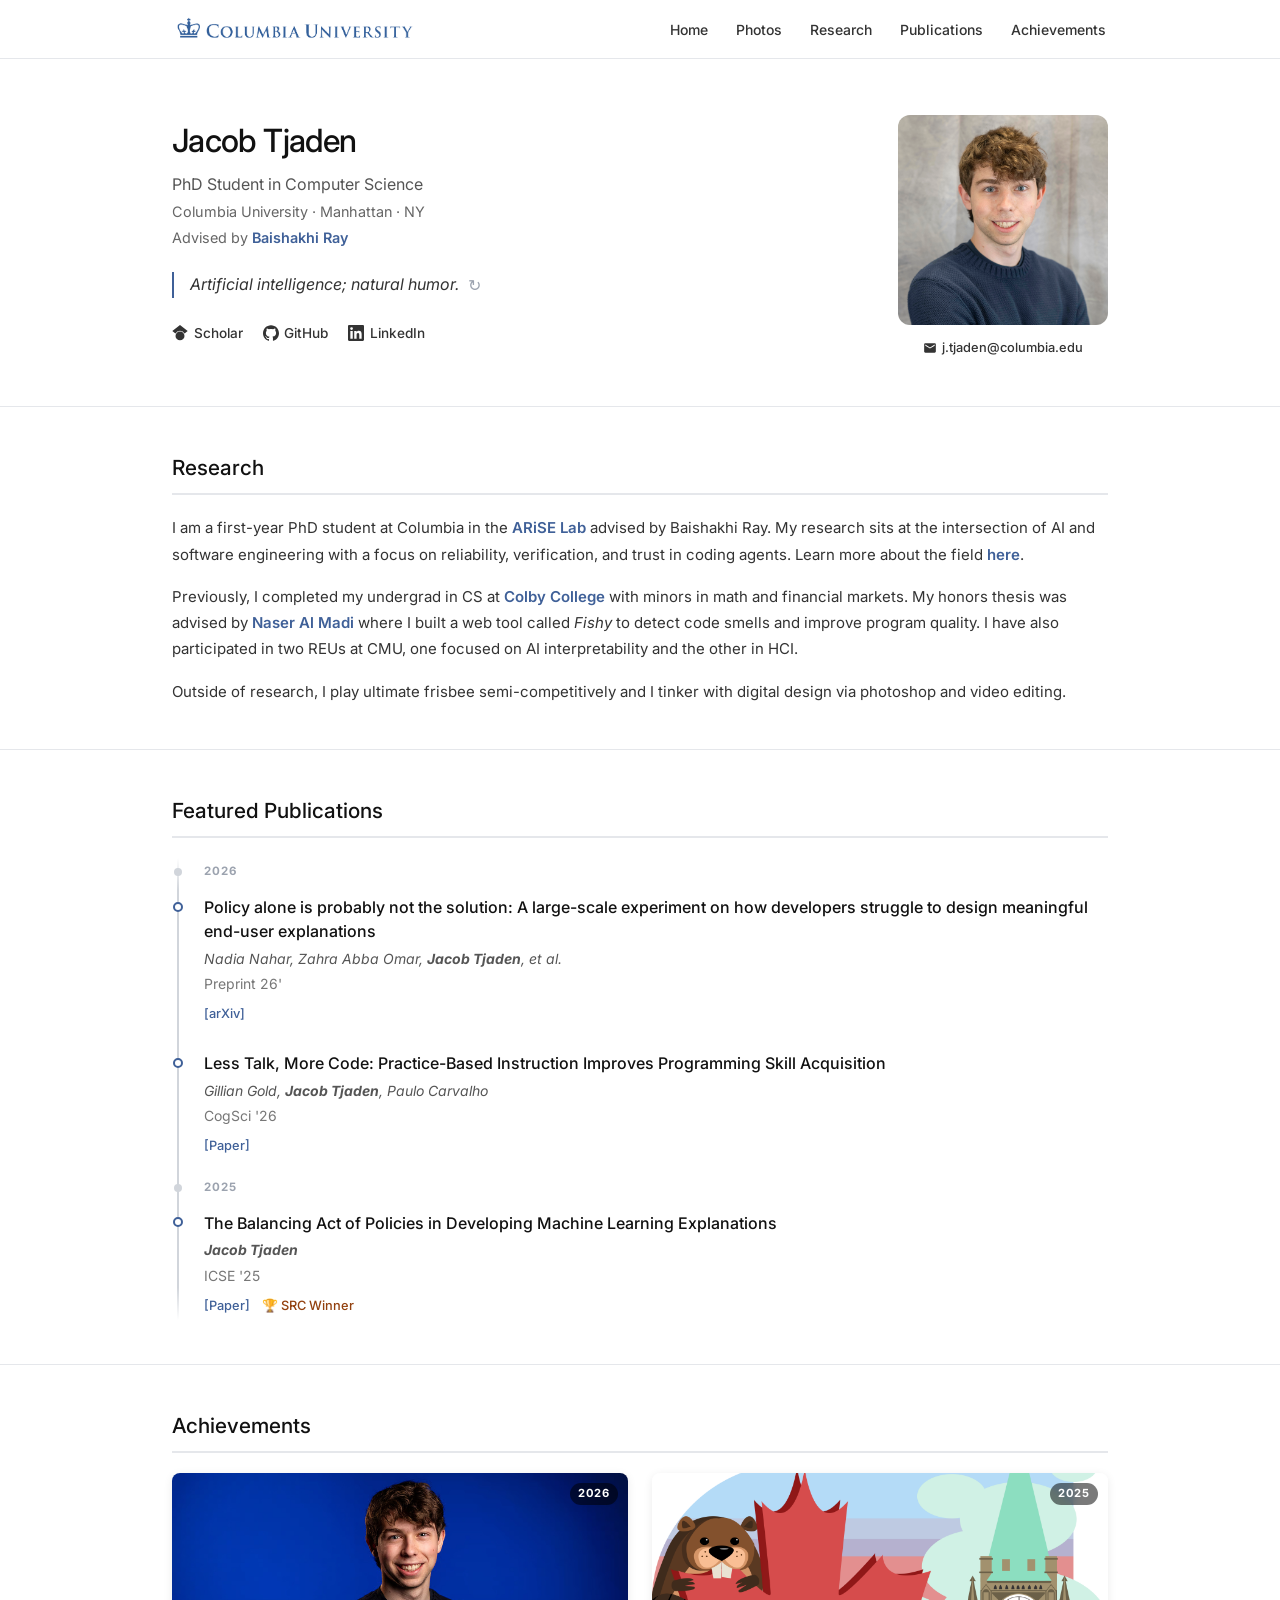
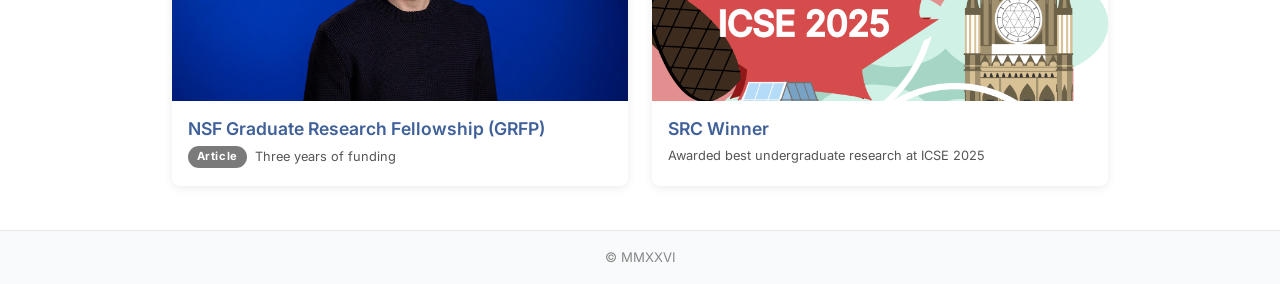
<file: index.html>
<!DOCTYPE html>
<html lang="en">
<head>
  <meta charset="UTF-8">
  <meta name="viewport" content="width=device-width, initial-scale=1.0">
  <meta name="description" content="Jacob Tjaden — PhD Student in Computer Science">
  <title>Jacob Tjaden</title>
  <link rel="icon" type="image/x-icon" href="assets/favicon.ico">
  <link rel="preconnect" href="https://fonts.googleapis.com">
  <link rel="preconnect" href="https://fonts.gstatic.com" crossorigin>
  <link href="https://fonts.googleapis.com/css2?family=Google+Sans:wght@400;500;700&family=Inter:wght@300;400;500;600;700&display=swap" rel="stylesheet">
  <link rel="stylesheet" href="custom_css/style.css">

  <!-- Google Analytics -->
  <script async src="https://www.googletagmanager.com/gtag/js?id=G-TKDKYT4JV2"></script>
  <script>
    window.dataLayer = window.dataLayer || [];
    function gtag(){dataLayer.push(arguments);}
    // Skip tracking in browsers opted out from the dashboard (your own visits)
    try { if (localStorage.getItem('jt-no-track') === '1') window['ga-disable-G-TKDKYT4JV2'] = true; } catch (e) {}
    gtag('js', new Date());
    gtag('config', 'G-TKDKYT4JV2');
  </script>
</head>
<body>

  <!-- Navigation -->
  <nav id="navbar">
    <div class="nav-inner">
      <!-- Replace with your desired image, e.g. a lab logo or university wordmark -->
      <a href="#home" class="nav-logo-link">
        <img src="assets/other-images/columbia-logo.png" alt="[Nav Image]" class="nav-logo">
      </a>
      <button class="nav-toggle" id="navToggle" aria-label="Toggle navigation menu" aria-expanded="false">
        <span></span>
        <span></span>
        <span></span>
      </button>
      <ul class="nav-links" id="navLinks">
        <li><a href="#home">Home</a></li>
        <li><a href="photos.html">Photos</a></li>
        <li><a href="#research">Research</a></li>
        <li><a href="#publications">Publications</a></li>
        <li><a href="#achievements">Achievements</a></li>
        <!--<li><a href="assets/cv.pdf" target="_blank" rel="noopener">CV</a></li>-->
      </ul>
    </div>
  </nav>

  <!-- Home / Hero -->
  <section id="home">
    <div class="container">
      <div class="hero">

        <div class="hero-text">
          <h1>Jacob Tjaden</h1>
          <p class="hero-role">PhD Student in Computer Science</p>
          <!-- <p class="hero-role">1st year CS PhD student</p> -->
          <p class="hero-affil">Columbia University &middot; Manhattan &middot; NY</p>
          <p class="hero-advisor">Advised by <a href="https://www.rayb.info/">Baishakhi Ray</a></p>

          <blockquote class="hero-tagline">
            <span id="joke-text"></span>
            <button id="joke-refresh" title="Another one" aria-label="Show a new joke">&#8635;</button>
          </blockquote>

          <div class="social-links">

            <a href="https://scholar.google.com/citations?hl=en&authuser=0&user=3XXjnRoAAAAJ"
               target="_blank" rel="noopener" class="social-link" title="Google Scholar">
              <svg viewBox="0 0 24 25" xmlns="http://www.w3.org/2000/svg" aria-hidden="true">
                <path d="M12 24a7 7 0 1 1 0-14 7 7 0 0 1 0 14zm0-24L0 9.5l4.838 3.94A8 8 0 0 1 12 9a8 8 0 0 1 7.162 4.44L24 9.5z"/>
              </svg>
              Scholar
            </a>

            <a href="https://github.com/jctjad"
               target="_blank" rel="noopener" class="social-link" title="GitHub">
              <svg viewBox="0 0 24 24" xmlns="http://www.w3.org/2000/svg" aria-hidden="true">
                <path d="M12 .297c-6.63 0-12 5.373-12 12 0 5.303 3.438 9.8 8.205 11.385.6.113.82-.258.82-.577 0-.285-.01-1.04-.015-2.04-3.338.724-4.042-1.61-4.042-1.61C4.422 18.07 3.633 17.7 3.633 17.7c-1.087-.744.084-.729.084-.729 1.205.084 1.838 1.236 1.838 1.236 1.07 1.835 2.809 1.305 3.495.998.108-.776.417-1.305.76-1.605-2.665-.3-5.466-1.332-5.466-5.93 0-1.31.465-2.38 1.235-3.22-.135-.303-.54-1.523.105-3.176 0 0 1.005-.322 3.3 1.23.96-.267 1.98-.399 3-.405 1.02.006 2.04.138 3 .405 2.28-1.552 3.285-1.23 3.285-1.23.645 1.653.24 2.873.12 3.176.765.84 1.23 1.91 1.23 3.22 0 4.61-2.805 5.625-5.475 5.92.42.36.81 1.096.81 2.22 0 1.606-.015 2.896-.015 3.286 0 .315.21.69.825.57C20.565 22.092 24 17.592 24 12.297c0-6.627-5.373-12-12-12"/>
              </svg>
              GitHub
            </a>

            <a href="https://www.linkedin.com/in/jctjaden/"
               target="_blank" rel="noopener" class="social-link" title="LinkedIn">
              <svg viewBox="0 0 24 24" xmlns="http://www.w3.org/2000/svg" aria-hidden="true">
                <path d="M20.447 20.452h-3.554v-5.569c0-1.328-.027-3.037-1.852-3.037-1.853 0-2.136 1.445-2.136 2.939v5.667H9.351V9h3.414v1.561h.046c.477-.9 1.637-1.85 3.37-1.85 3.601 0 4.267 2.37 4.267 5.455v6.286zM5.337 7.433a2.062 2.062 0 0 1-2.063-2.065 2.064 2.064 0 1 1 2.063 2.065zm1.782 13.019H3.555V9h3.564v11.452zM22.225 0H1.771C.792 0 0 .774 0 1.729v20.542C0 23.227.792 24 1.771 24h20.451C23.2 24 24 23.227 24 22.271V1.729C24 .774 23.2 0 22.222 0h.003z"/>
              </svg>
              LinkedIn
            </a>

          </div><!-- /.social-links -->
        </div><!-- /.hero-text -->

        <div class="hero-photo">
          <img src="assets/profile-pic.jpg" alt="Jacob Tjaden">
          <a href="#" class="photo-email" title="Email"
             data-cfemail="42286c36282326272c02212d2e372f202b236c272637">
            <svg viewBox="0 0 24 24" xmlns="http://www.w3.org/2000/svg" aria-hidden="true">
              <path d="M20 4H4c-1.1 0-1.99.9-1.99 2L2 18c0 1.1.9 2 2 2h16c1.1 0 2-.9 2-2V6c0-1.1-.9-2-2-2zm0 4l-8 5-8-5V6l8 5 8-5v2z"/>
            </svg>
            <span class="__cf_email__">&#91;email&#160;protected&#93;</span>
          </a>
        </div>

      </div><!-- /.hero -->
    </div>
  </section>

  <!-- Research -->
  <section id="research">
    <div class="container">
      <h2 class="section-title">Research</h2>

      <p class="prose">
        I am a first-year PhD student at Columbia in the <a href="https://ariselab.github.io/">ARiSE Lab</a> advised by Baishakhi Ray.
        My research sits at the intersection of AI and software engineering with a focus on reliability, verification, and trust in coding agents.
        Learn more about the field <a href="https://cacm.acm.org/opinion/agentic-ai-software-engineers-programming-with-trust/">here</a>.
      </p>
      <p class="prose">
        Previously, I completed my undergrad in CS at <strong class="highlight">Colby College</strong> with minors in math and financial markets.
        My honors thesis was advised by <strong class="highlight">Naser Al Madi</strong> where I built a web tool called <i>Fishy</i>
        to detect code smells and improve program quality.
        I have also participated in two REUs at CMU, one focused on AI interpretability and the other in HCI.
      </p>
      <p class="prose">
        Outside of research, I play ultimate frisbee semi-competitively and I tinker with digital design via photoshop and video editing. 
      </p>

      <!--
      <div class="research-vectors">
        <h3 class="vectors-heading">Research Vectors</h3>
        <div class="vectors-bars" id="vectors-bars">
          <div class="vectors-loading">Loading&hellip;</div>
        </div>
        <p class="vectors-meta" id="vectors-meta"></p>
      </div>
      -->

    </div>
  </section>

  <!-- Publications -->
  <section id="publications">
    <div class="container">
      <h2 class="section-title">Featured Publications</h2>
      <!-- <p class="section-note">
        For the most up-to-date list, see my
        <a href="https://scholar.google.com/citations?hl=en&authuser=0&user=3XXjnRoAAAAJ"
           target="_blank" rel="noopener">Google Scholar</a> profile.
      </p> -->

      <ul class="pub-list">

        <!-- ─── 2026 ─────────────────────────────────────────── -->
        <li class="pub-year-label">2026</li>

        <li class="pub-item">
          <p class="pub-title">
            Policy alone is probably not the solution: A large-scale experiment on how developers struggle to design meaningful end-user explanations
          </p>
          <p class="pub-authors">
            Nadia Nahar, Zahra Abba Omar, <strong>Jacob Tjaden</strong>, et al.
          </p>
          <p class="pub-venue">
            Preprint 26'
          </p>
          <div class="pub-links">
            <a href="https://arxiv.org/pdf/2503.15512" target="_blank" rel="noopener" class="pub-link">[arXiv]</a>
          </div>
        </li>

        <li class="pub-item">
          <p class="pub-title">
            Less Talk, More Code: Practice-Based Instruction Improves Programming Skill Acquisition
          </p>
          <p class="pub-authors">
            Gillian Gold, <strong>Jacob Tjaden</strong>, Paulo Carvalho
          </p>
          <p class="pub-venue">
            CogSci '26
          </p>
          <div class="pub-links">
            <a href="https://escholarship.org/uc/item/6vq9j198" target="_blank" rel="noopener" class="pub-link">[Paper]</a>
          </div>
        </li>

        <!-- ─── 2025 ─────────────────────────────────────────── -->
        <li class="pub-year-label">2025</li>

        <li class="pub-item">
          <p class="pub-title">
            The Balancing Act of Policies in Developing Machine Learning Explanations
          </p>
          <p class="pub-authors">
            <strong>Jacob Tjaden</strong>
          </p>
          <p class="pub-venue">
            ICSE '25
          </p>
          <div class="pub-links">
            <a href="https://ieeexplore.ieee.org/document/11024264" target="_blank" rel="noopener" class="pub-link">[Paper]</a>
            <!-- <a href="https://drive.google.com/file/d/1xyaWsh6ZU6T8L-z-8aceaLoo5MVlzlEo/view" target="_blank" rel="noopener" class="pub-link">[Poster]</a> -->
            <span class="pub-award">&#x1F3C6; SRC Winner</span>
          </div>
        </li>

      </ul>
    </div>
  </section>

  <!-- Achievements -->
  <section id="achievements">
    <div class="container">
      <h2 class="section-title">Achievements</h2>

      <div class="achievements-grid">

        <!-- ─── 2026 ─────────────────────────────────────────── -->
        <div class="achievement-card">
          <div class="achievement-img-wrap">
            <img src="assets/other-images/colby_news.jpg" alt="NSF GRFP Banner">
            <p class="achievement-date">2026</p>
          </div>
          <div class="achievement-body">
            <h5 class="achievement-title">NSF Graduate Research Fellowship (GRFP)</h5>
            <div class="achievement-footer">
              <a href="https://news.colby.edu/story/nsf-graduate-research-fellowship-winner-announced/" class="achievement-tag" target="_blank" rel="noopener">Article</a>
              <p class="achievement-desc">Three years of funding</p>
            </div>
          </div>
        </div>

        <!-- ─── 2025 ─────────────────────────────────────────── -->
        <div class="achievement-card">
          <div class="achievement-img-wrap">
            <img src="assets/other-images/icse_2025.png" alt="ICSE 2025 Banner">
            <p class="achievement-date">2025</p>
          </div>
          <div class="achievement-body">
            <h5 class="achievement-title">SRC Winner</h5>
            <p class="achievement-desc">Awarded best undergraduate research at ICSE 2025</p>
          </div>
        </div>

      </div> <!-- /.achievements-grid -->
    </div>
  </section>

  <!-- Footer -->
  <footer>
    <div class="container">
      <p>&copy; <span id="year"></span></p>
    </div>
  </footer>

  <script src="script/navbar.js"></script>
  <script src="script/analytics.js"></script>
  <script src="script/smooth-scroll.js"></script>
  <script src="script/research-vectors.js"></script>

</body>
</html>
</file>
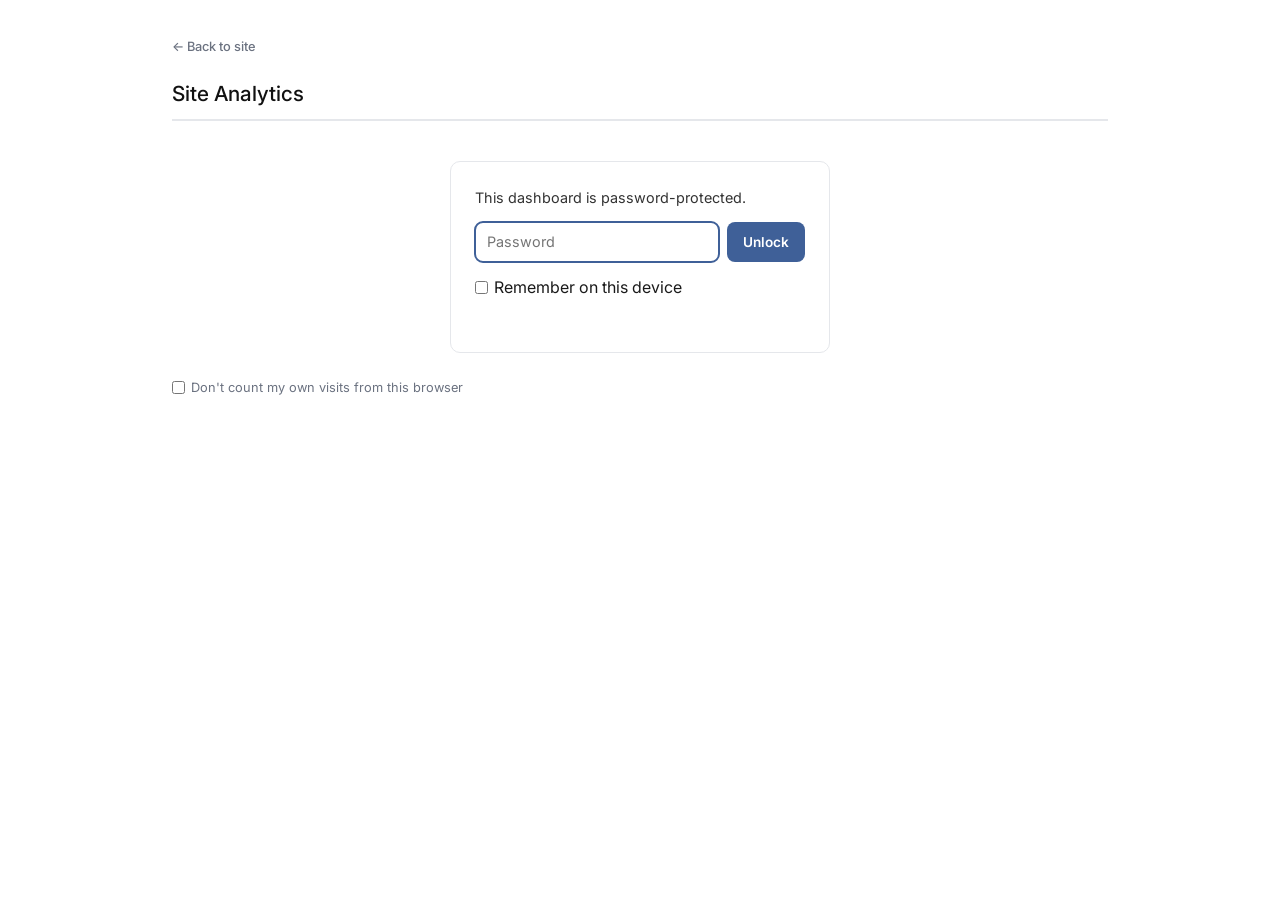
<file: dashboard.html>
<!DOCTYPE html>
<html lang="en">
<head>
  <meta charset="UTF-8">
  <meta name="viewport" content="width=device-width, initial-scale=1.0">
  <!-- Keep this page out of search engines. No Google Analytics tag here, so viewing it isn't counted. -->
  <meta name="robots" content="noindex, nofollow">
  <title>Dashboard</title>
  <link rel="icon" type="image/x-icon" href="assets/favicon.ico">
  <link rel="preconnect" href="https://fonts.googleapis.com">
  <link rel="preconnect" href="https://fonts.gstatic.com" crossorigin>
  <link href="https://fonts.googleapis.com/css2?family=Google+Sans:wght@400;500;700&family=Inter:wght@300;400;500;600;700&display=swap" rel="stylesheet">
  <link rel="stylesheet" href="custom_css/style.css">
  <link rel="stylesheet" href="custom_css/dashboard.css">
</head>
<body>

  <main class="dash container">
    <a href="index.html" class="dash-back">&larr; Back to site</a>

    <h2 class="section-title section-title--split">
      Site Analytics
      <span class="dash-meta" id="dash-updated"></span>
    </h2>

    <div class="dash-banner" id="dash-banner" hidden></div>

    <!-- Password unlock (data is encrypted; decrypted in the browser) -->
    <form class="dash-lock" id="dash-lock" hidden>
      <p class="dash-lock-title">This dashboard is password-protected.</p>
      <div class="dash-lock-row">
        <input type="password" id="dash-password" class="dash-input" placeholder="Password"
               autocomplete="current-password" aria-label="Password" required>
        <button type="submit" class="dash-btn" id="dash-unlock">Unlock</button>
      </div>
      <label class="dash-optout">
        <input type="checkbox" id="dash-remember">
        Remember on this device
      </label>
      <p class="dash-lock-error" id="dash-lock-error" role="alert"></p>
    </form>

    <div id="dash-body" hidden>
      <div class="dash-controls">
        <div class="dash-seg" role="group" aria-label="Group by">
          <button type="button" data-gran="week" aria-pressed="true">Week</button>
          <button type="button" data-gran="month" aria-pressed="false">Month</button>
          <button type="button" data-gran="year" aria-pressed="false">Year</button>
          <button type="button" data-gran="all" aria-pressed="false">All time</button>
        </div>
        <select class="dash-select" id="dash-period" aria-label="Period"></select>
      </div>

      <!-- Click a tile to chart that metric -->
      <div class="dash-tiles" id="dash-tiles"></div>

      <div class="dash-panel">
        <h3 id="chart-title"></h3>
        <div class="dash-chart" id="dash-chart"></div>
        <details class="dash-table">
          <summary>Show as table</summary>
          <div id="dash-table-body"></div>
        </details>
      </div>

      <div class="dash-grid">
        <div class="dash-panel">
          <h3>Paper clicks</h3>
          <ul class="bl" id="list-papers"></ul>
        </div>
        <div class="dash-panel">
          <h3>Interactions</h3>
          <ul class="bl" id="list-interactions"></ul>
        </div>
        <div class="dash-panel">
          <h3>Where visits come from</h3>
          <ul class="bl" id="list-sources"></ul>
        </div>
        <div class="dash-panel">
          <h3>Visitor countries</h3>
          <ul class="bl" id="list-countries"></ul>
        </div>
        <div class="dash-panel dash-panel--wide">
          <h3>Pages</h3>
          <ul class="bl" id="list-pages"></ul>
        </div>
      </div>
    </div>

    <div class="dash-foot">
      <label class="dash-optout">
        <input type="checkbox" id="dash-notrack">
        Don't count my own visits from this browser
      </label>
      <span>
        <span id="dash-source"></span>
        <button type="button" class="dash-linkbtn" id="dash-logout" hidden>Lock</button>
      </span>
    </div>
  </main>

  <script src="script/dashboard.js"></script>

</body>
</html>
</file>
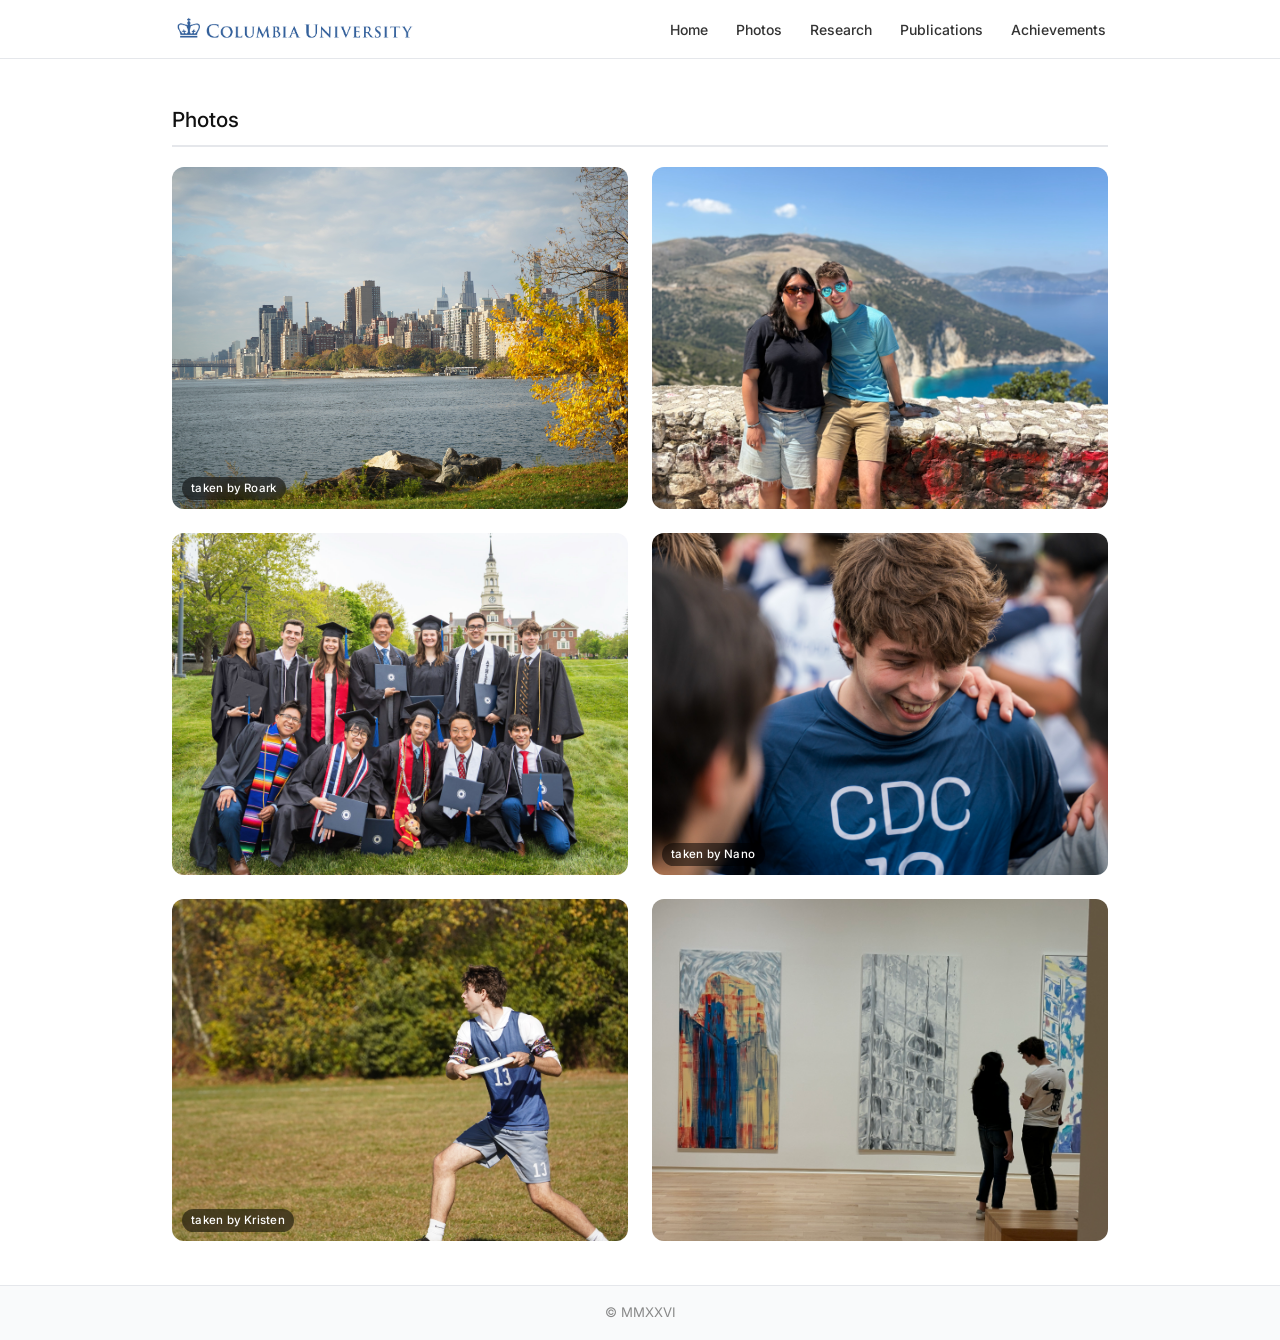
<file: photos.html>
<!DOCTYPE html>
<html lang="en">
<head>
  <meta charset="UTF-8">
  <meta name="viewport" content="width=device-width, initial-scale=1.0">
  <meta name="description" content="Jacob Tjaden — Photos">
  <title>Photos · Jacob Tjaden</title>
  <link rel="icon" type="image/x-icon" href="assets/favicon.ico">
  <link rel="preconnect" href="https://fonts.googleapis.com">
  <link rel="preconnect" href="https://fonts.gstatic.com" crossorigin>
  <link href="https://fonts.googleapis.com/css2?family=Google+Sans:wght@400;500;700&family=Inter:wght@300;400;500;600;700&display=swap" rel="stylesheet">
  <link rel="stylesheet" href="custom_css/style.css">

  <!-- Google Analytics -->
  <script async src="https://www.googletagmanager.com/gtag/js?id=G-TKDKYT4JV2"></script>
  <script>
    window.dataLayer = window.dataLayer || [];
    function gtag(){dataLayer.push(arguments);}
    // Skip tracking in browsers opted out from the dashboard (your own visits)
    try { if (localStorage.getItem('jt-no-track') === '1') window['ga-disable-G-TKDKYT4JV2'] = true; } catch (e) {}
    gtag('js', new Date());
    gtag('config', 'G-TKDKYT4JV2');
  </script>
</head>
<body>

  <!-- Navigation (links point back to sections on the home page) -->
  <nav id="navbar">
    <div class="nav-inner">
      <a href="index.html" class="nav-logo-link">
        <img src="assets/other-images/columbia-logo.png" alt="[Nav Image]" class="nav-logo">
      </a>
      <button class="nav-toggle" id="navToggle" aria-label="Toggle navigation menu" aria-expanded="false">
        <span></span>
        <span></span>
        <span></span>
      </button>
      <ul class="nav-links" id="navLinks">
        <li><a href="index.html">Home</a></li>
        <li><a href="photos.html" aria-current="page">Photos</a></li>
        <li><a href="index.html#research">Research</a></li>
        <li><a href="index.html#publications">Publications</a></li>
        <li><a href="index.html#achievements">Achievements</a></li>
      </ul>
    </div>
  </nav>

  <!-- Photos -->
  <section id="photos">
    <div class="container">
      <h2 class="section-title section-title--split">
        Photos
      </h2>

      <!-- Filled in by script/photos.js — edit the list there to add photos -->
      <div class="photo-grid" id="photo-grid"></div>
    </div>
  </section>

  <!-- Footer -->
  <footer>
    <div class="container">
      <p>&copy; <span id="year"></span></p>
    </div>
  </footer>

  <script src="script/navbar.js"></script>
  <script src="script/analytics.js"></script>
  <script src="script/photos.js"></script>

</body>
</html>
</file>
<file: custom_css/style.css>
/* ─── Global Colors ─────────────────────────────────────────── */

:root {
  --columbia-blue: #3f6098;   /* Accent color */
  --columbia-blue-png: #2b4e8c;
}

/* ─── Reset & Base ──────────────────────────────────────────── */

*, *::before, *::after {
  box-sizing: border-box;
  margin: 0;
  padding: 0;
}

html {
  scroll-behavior: smooth;
}

body {
  font-family: 'Inter', -apple-system, BlinkMacSystemFont, 'Segoe UI', sans-serif;
  font-size: 16px;
  line-height: 1.65;
  color: #1a1a1a;
  background: #ffffff;
  -webkit-font-smoothing: antialiased;
}

a {
  font-weight: 600;
  color: var(--columbia-blue);
  text-decoration: none;
}

a:hover {
  text-decoration: underline;
}

/* ─── Layout ────────────────────────────────────────────────── */

.container {
  max-width: 1000px;
  margin: 0 auto;
  padding: 0 2rem;
}

/* ─── Navigation ────────────────────────────────────────────── */

#navbar {
  background: #ffffff;
  border-bottom: 1px solid #e5e7eb;
}

.nav-inner {
  max-width: 1000px;
  margin: 0 auto;
  padding: 0 2rem;
  height: 58px;
  display: flex;
  align-items: center;
  justify-content: space-between;
}

.nav-logo-link {
  display: flex;
  align-items: center;
  flex-shrink: 0;
  text-decoration: none;
}

.nav-logo {
  height: 32px;
  width: auto;
  display: block;
  opacity: 0.9;
}

.nav-brand {
  font-weight: 700;
  font-size: 1rem;
  color: #1a1a1a;
  text-decoration: none;
  flex-shrink: 0;
}

.nav-brand:hover {
  text-decoration: none;
  color: var(--columbia-blue);
}

.nav-links {
  display: flex;
  list-style: none;
  gap: 1.75rem;
  align-items: center;
  margin-right: 2px;
}

.nav-links a {
  color: #333;
  text-decoration: none;
  font-size: 0.875rem;
  font-weight: 500;
  transition: color 0.15s;
}

.nav-links a:hover {
  color: var(--columbia-blue);
  text-decoration: none;
}

/* Hamburger button — hidden on desktop */
.nav-toggle {
  display: none;
  flex-direction: column;
  justify-content: space-between;
  width: 22px;
  height: 16px;
  background: none;
  border: none;
  cursor: pointer;
  padding: 0;
}

.nav-toggle span {
  display: block;
  height: 2px;
  width: 100%;
  background: #1a1a1a;
  border-radius: 2px;
  transition: transform 0.2s, opacity 0.2s;
}

/* ─── Hero ──────────────────────────────────────────────────── */

#home {
  padding: 3.5rem 0 3rem;
  border-bottom: 1px solid #e5e7eb;
}

.highlight {
  font-weight: 600;
  color: var(--columbia-blue);
}

.hero {
  display: flex;
  gap: 6rem;
  align-items: flex-start;
}

.hero-text {
  flex: 1;
  min-width: 0;
}

h1 {
  font-family: 'Google Sans', 'Inter', sans-serif;
  font-size: 2rem;
  font-weight: 500;
  letter-spacing: -0.02em;
  margin-bottom: 0.2rem;
  /* color: var(--columbia-blue); */
  color: #111;
}

.hero-role {
  font-size: 1rem;
  color: #555;
  margin-bottom: 0.15rem;
}

.hero-affil {
  font-size: 0.9rem;
  color: #666;
  margin-bottom: 0.15rem;
}

.hero-advisor {
  font-size: 0.9rem;
  color: #666;
  margin-bottom: 1.4rem;
}

.hero-tagline {
  font-size: 1rem;
  font-style: italic;
  color: #333;
  border-left: 2px solid var(--columbia-blue);
  padding-left: 1rem;
  margin-bottom: 1.5rem;
  line-height: 1.6;
}

#joke-text {
  white-space: pre-line;
}

#joke-refresh {
  display: inline;
  background: none;
  border: none;
  cursor: pointer;
  font-size: 1rem;
  color: #9ca3af;
  padding: 0 0 0 0.3rem;
  font-style: normal;
  vertical-align: middle;
  transition: color 0.15s, transform 0.3s;
}

#joke-refresh:hover {
  color: var(--columbia-blue);
  transform: rotate(180deg);
}

/* Social links */
.social-links {
  display: flex;
  flex-wrap: wrap;
  gap: 0.5rem 1.25rem;
  align-items: center;
}

.social-link {
  display: inline-flex;
  align-items: center;
  gap: 0.35rem;
  color: #333;
  font-size: 0.85rem;
  font-weight: 500;
  text-decoration: none;
  transition: color 0.15s;
}

.social-link:hover {
  color: var(--columbia-blue);
  text-decoration: none;
}

.social-link svg {
  width: 16px;
  height: 16px;
  fill: currentColor;
  flex-shrink: 0;
}

/* Profile photo */
.hero-photo {
  flex-shrink: 0;
  width: 210px;
  display: flex;
  flex-direction: column;
  align-items: center;
  gap: 0.75rem;
}

.hero-photo > img:first-child {
  width: 210px;
  height: 210px;
  border-radius: 12px;
  object-fit: cover;
  object-position: top;
  display: block;
}

.photo-email {
  display: inline-flex;
  align-items: center;
  gap: 0.35rem;
  color: #333;
  font-size: 0.8rem;
  font-weight: 500;
  text-decoration: none;
  transition: color 0.15s;
  overflow-wrap: break-word;
}

.photo-email:hover {
  color: var(--columbia-blue);
  text-decoration: none;
}

.photo-email svg {
  width: 14px;
  height: 14px;
  fill: currentColor;
  flex-shrink: 0;
}

/* ─── Sections — shared ─────────────────────────────────────── */

section {
  padding: 2.75rem 0;
  border-bottom: 1px solid #e5e7eb;
}

section:last-of-type {
  border-bottom: none;
}

.section-title {
  font-family: 'Google Sans', 'Inter', sans-serif;
  font-size: 1.3rem;
  font-weight: 500;
  /* color: var(--columbia-blue); */
  color: #111;
  margin-bottom: 1.25rem;
  padding-bottom: 0.5rem;
  border-bottom: 2px solid #e5e7eb;
}

.section-note {
  font-size: 0.85rem;
  color: #666;
  margin-bottom: 1.25rem;
}

/* ─── Research ──────────────────────────────────────────────── */

.prose {
  font-size: 0.9375rem;
  color: #333;
  margin-bottom: 1rem;
  line-height: 1.75;
}

.prose:last-of-type {
  margin-bottom: 0;
}

.research-areas {
  margin-top: 1.5rem;
  padding: 1.25rem 1.5rem;
  background: #f9fafb;
  border-radius: 6px;
  border: 1px solid #e5e7eb;
}

.research-areas h3 {
  font-size: 0.9rem;
  font-weight: 600;
  color: #111;
  margin-bottom: 0.75rem;
  text-transform: uppercase;
  letter-spacing: 0.05em;
}

.research-areas ul {
  list-style: none;
  display: flex;
  flex-wrap: wrap;
  gap: 0.5rem;
  padding: 0;
}

.research-areas li {
  font-size: 0.85rem;
  color: #374151;
  background: #ffffff;
  border: 1px solid #d1d5db;
  border-radius: 999px;
  padding: 0.25rem 0.85rem;
}

/* ─── Research Vectors ──────────────────────────────────────── */

.research-vectors {
  margin-top: 1.75rem;
}

.vectors-heading {
  font-size: 0.9rem;
  font-weight: 600;
  color: #111;
  text-transform: uppercase;
  letter-spacing: 0.05em;
  margin-bottom: 0.9rem;
}

.vectors-bars {
  display: flex;
  flex-direction: column;
  gap: 0.55rem;
}

.vector-row {
  display: grid;
  grid-template-columns: 160px 1fr 3rem 5.5rem;
  align-items: center;
  gap: 0.75rem;
}

.vector-label {
  font-size: 0.85rem;
  color: #374151;
  font-weight: 500;
  white-space: nowrap;
  overflow: hidden;
  text-overflow: ellipsis;
}

.vector-track {
  background: #f3f4f6;
  border-radius: 999px;
  height: 8px;
  overflow: hidden;
}

.vector-fill {
  height: 100%;
  background: var(--columbia-blue);
  border-radius: 999px;
  transition: width 0.7s cubic-bezier(0.4, 0, 0.2, 1);
  opacity: 0.85;
}

.vector-pct {
  font-size: 0.8rem;
  color: #555;
  font-weight: 600;
  text-align: right;
}

.vector-count {
  font-size: 0.78rem;
  color: #9ca3af;
  white-space: nowrap;
}

.vectors-loading {
  font-size: 0.85rem;
  color: #9ca3af;
}

.vectors-meta {
  margin-top: 0.65rem;
  font-size: 0.78rem;
  color: #9ca3af;
}

/* ─── Publications ──────────────────────────────────────────── */

.pub-list {
  list-style: none;
  position: relative;
  padding-left: 2rem;      /* 32px — space for the timeline + dot */
}

/* Vertical timeline line — straight with gradient-curved ends */
.pub-list::before {
  content: '';
  position: absolute;
  left: 5px;               /* center of the 10px dot (5px + 5px half-dot - 1px half-line) */
  top: 0;
  bottom: 0;
  width: 2px;
  background: linear-gradient(
    to bottom,
    transparent 0%,
    #d1d5db 7%,
    #d1d5db 93%,
    transparent 100%
  );
}

/* Year labels */
.pub-year-label {
  position: relative;
  padding: 0.5rem 0;
  line-height: 1;
  font-size: 0.72rem;
  font-weight: 700;
  color: #9ca3af;
  letter-spacing: 0.1em;
  text-transform: uppercase;
}

/* Small filled circle on the line for year labels */
.pub-year-label::before {
  content: '';
  position: absolute;
  left: calc(-2rem + 2px);   /* center 8px circle on 2px line at left: 5px */
  top: 50%;
  transform: translateY(-50%);
  width: 8px;
  height: 8px;
  background: #d1d5db;
  border-radius: 50%;
}

/* Publication entries */
.pub-item {
  position: relative;
  padding: 0.6rem 0 1.1rem;
  border-bottom: none;
}

.pub-item:last-child {
  padding-bottom: 0.25rem;
}

/* Hollow circle dot on the timeline for each paper */
.pub-item::before {
  content: '';
  position: absolute;
  left: calc(-2rem + 1px);   /* center 10px circle on 2px line at left: 5px */
  top: 1rem;
  width: 10px;
  height: 10px;
  background: #ffffff;
  border: 2px solid var(--columbia-blue);
  border-radius: 50%;
}

.pub-placeholder {
  opacity: 0.45;
}

.pub-title {
  font-size: 1rem;
  font-weight: 500;
  color: #111;
  margin-bottom: 0.2rem;
  line-height: 1.5;
}

.pub-authors {
  font-style: italic;
  font-size: 0.875rem;
  color: #555;
  margin-bottom: 0.15rem;
}

.pub-venue {
  font-size: 0.875rem;
  color: #777;
  margin-bottom: 0.5rem;
}

.pub-links {
  display: flex;
  flex-wrap: wrap;
  gap: 0.25rem 0.75rem;
  align-items: center;
}

.pub-link {
  font-size: 0.8rem;
  color: var(--columbia-blue);
  font-weight: 500;
  text-decoration: none;
}

.pub-link:hover {
  text-decoration: underline;
}

.pub-award {
  font-size: 0.8rem;
  color: #92400e;
  font-weight: 500;
}

/* ─── Achievements ───────────────────────────────────────────── */

.achievements-grid {
  display: grid;
  grid-template-columns: repeat(2, 1fr);
  gap: 1.5rem;
}

.achievement-card {
  background: #ffffff;
  border-radius: 8px;
  overflow: hidden;
  display: flex;
  flex-direction: column;
  box-shadow: 0 2px 10px rgba(0, 0, 0, 0.08);
  transition: transform 0.2s ease, box-shadow 0.2s ease;
}

.achievement-card:hover {
  transform: translateY(-4px);
  box-shadow: 0 8px 24px rgba(0, 0, 0, 0.13);
}

.achievement-img-wrap {
  position: relative;
  width: 100%;
  aspect-ratio: 16 / 8;
  overflow: hidden;
  background: #f3f4f6;
}

.achievement-img-wrap img {
  width: 100%;
  height: 100%;
  object-fit: cover;
  object-position: center;
  display: block;
  transition: transform 0.3s ease;
}

.achievement-card:hover .achievement-img-wrap img {
  transform: scale(1.02);
}

.achievement-body {
  padding: 0.9rem 1rem 1.1rem;
  display: flex;
  flex-direction: column;
  gap: 0.3rem;
  flex: 1;
}

.achievement-date {
  position: absolute;
  top: 0.6rem;
  right: 0.6rem;
  font-size: 0.7rem;
  font-weight: 700;
  color: #ffffff;
  background: rgba(0, 0, 0, 0.52);
  padding: 0.2rem 0.55rem;
  border-radius: 999px;
  letter-spacing: 0.05em;
  backdrop-filter: blur(4px);
  -webkit-backdrop-filter: blur(4px);
  line-height: 1.4;
}

.achievement-title {
  font-size: 1.1rem;
  font-weight: 600;
  color: var(--columbia-blue);
  line-height: 1.45;
  margin: 0;
}

.achievement-desc {
  font-size: 0.8rem;
  color: #555;
  line-height: 1.55;
  margin: 0;
}

.achievement-footer {
  display: flex;
  align-items: center;
  justify-content: flex-start;
  gap: 0.5rem;
}

.achievement-tag {
  flex-shrink: 0;
  font-size: 0.7rem;
  font-weight: 700;
  color: #ffffff;
  background: rgba(0, 0, 0, 0.52);
  padding: 0.2rem 0.55rem;
  border-radius: 999px;
  letter-spacing: 0.05em;
  line-height: 1.4;
  text-decoration: none;
  transition: background 0.15s;
}

.achievement-tag:hover {
  background: rgba(0, 0, 0, 0.7);
  text-decoration: none;
}

@media (max-width: 560px) {
  .achievements-grid {
    grid-template-columns: 1fr;
  }
}

/* ─── Photos ────────────────────────────────────────────────── */

.section-title--split {
  display: flex;
  justify-content: space-between;
  align-items: baseline;
  gap: 1rem;
}

.photo-credit {
  font-family: 'Inter', -apple-system, BlinkMacSystemFont, 'Segoe UI', sans-serif;
  font-size: 0.8rem;
  font-weight: 400;
  font-style: italic;
  color: #888;
}

.photo-grid {
  display: grid;
  grid-template-columns: repeat(2, 1fr);
  gap: 1.5rem;
}

.photo-item {
  margin: 0;
  position: relative;
}

.photo-frame {
  width: 100%;
  aspect-ratio: 4 / 3;
  border-radius: 12px;
  overflow: hidden;
  background: #f3f4f6;
}

.photo-frame img {
  width: 100%;
  height: 100%;
  object-fit: cover;
  object-position: center;
  display: block;
}

/* Caption sits inside the photo, bottom-left (matches .achievement-date) */
.photo-caption {
  position: absolute;
  left: 0.6rem;
  bottom: 0.6rem;
  max-width: calc(100% - 1.2rem);
  font-size: 0.72rem;
  font-weight: 500;
  color: #ffffff;
  background: rgba(0, 0, 0, 0.52);
  padding: 0.2rem 0.6rem;
  border-radius: 999px;
  line-height: 1.4;
  letter-spacing: 0.02em;
  white-space: nowrap;
  overflow: hidden;
  text-overflow: ellipsis;
  backdrop-filter: blur(4px);
  -webkit-backdrop-filter: blur(4px);
}

@media (max-width: 560px) {
  .photo-grid {
    grid-template-columns: 1fr;
    gap: 1rem;
  }

  .photo-frame {
    border-radius: 8px;
  }
}

/* ─── Footer ────────────────────────────────────────────────── */

footer {
  padding: 1rem 0;
  background: #f9fafb;
  border-top: 1px solid #e5e7eb;
  text-align: center;
  color: #888;
  font-size: 0.825rem;
}

/* ─── Responsive ────────────────────────────────────────────── */

@media (max-width: 640px) {
  h1 {
    font-size: 1.6rem;
  }

  .hero {
    flex-direction: column-reverse;
    align-items: center;
    gap: 1.5rem;
  }

  .hero-photo {
    width: 160px;
  }

  .hero-photo > img:first-child {
    width: 160px;
    height: 160px;
    border-radius: 10px;
  }


  .hero-text {
    text-align: center;
  }

  .hero-tagline {
    text-align: left;
  }

  .social-links {
    justify-content: center;
  }

  .nav-links {
    display: none;
    flex-direction: column;
    gap: 0;
    position: absolute;
    top: 58px;
    left: 0;
    right: 0;
    background: #fff;
    border-bottom: 1px solid #e5e7eb;
    padding: 0.5rem 0;
    box-shadow: 0 4px 12px rgba(0,0,0,0.08);
  }

  .nav-links.open {
    display: flex;
  }

  .nav-links li {
    width: 100%;
  }

  .nav-links a {
    display: block;
    padding: 0.65rem 2rem;
    font-size: 0.9rem;
  }

  .nav-toggle {
    display: flex;
  }

  .photo-email {
    font-size: 0.72rem;
  }

}
</file>
<file: custom_css/dashboard.css>
/* ─── Dashboard (dashboard.html only) ───────────────────────── */

.dash {
  padding-top: 2rem;
  padding-bottom: 3rem;
}

.dash-back {
  display: inline-block;
  margin-bottom: 1.25rem;
  font-size: 0.8rem;
  font-weight: 500;
  color: #6b7280;
}

.dash-meta {
  font-family: 'Inter', -apple-system, BlinkMacSystemFont, 'Segoe UI', sans-serif;
  font-size: 0.8rem;
  font-weight: 400;
  color: #888;
}

.dash-banner {
  background: #f3f6fb;
  border: 1px solid #d7e0ef;
  color: var(--columbia-blue-png);
  border-radius: 8px;
  padding: 0.6rem 0.9rem;
  font-size: 0.85rem;
  margin-bottom: 1.25rem;
}

/* Password lock */
.dash-lock {
  max-width: 380px;
  margin: 2.5rem auto 1rem;
  padding: 1.5rem;
  border: 1px solid #e5e7eb;
  border-radius: 10px;
  display: flex;
  flex-direction: column;
  gap: 0.75rem;
}

.dash-lock[hidden] {
  display: none;
}

.dash-lock-title {
  font-size: 0.9rem;
  color: #333;
}

.dash-lock-row {
  display: flex;
  gap: 0.5rem;
}

.dash-input {
  flex: 1;
  min-width: 0;
  font: inherit;
  font-size: 0.9rem;
  padding: 0.45rem 0.7rem;
  border: 1px solid #d1d5db;
  border-radius: 8px;
}

.dash-input:focus {
  outline: 2px solid var(--columbia-blue);
  outline-offset: -1px;
  border-color: transparent;
}

.dash-btn {
  font: inherit;
  font-size: 0.85rem;
  font-weight: 600;
  color: #fff;
  background: var(--columbia-blue);
  border: 0;
  border-radius: 8px;
  padding: 0.45rem 1rem;
  cursor: pointer;
}

.dash-btn:disabled {
  opacity: 0.6;
  cursor: default;
}

.dash-lock-error {
  font-size: 0.8rem;
  color: #b42318;
  min-height: 1.2em;
}

.dash-linkbtn {
  font: inherit;
  font-size: inherit;
  color: var(--columbia-blue);
  font-weight: 600;
  background: none;
  border: 0;
  padding: 0;
  margin-left: 0.75rem;
  cursor: pointer;
}

/* Controls */
.dash-controls {
  display: flex;
  flex-wrap: wrap;
  gap: 0.75rem;
  align-items: center;
  justify-content: space-between;
  margin-bottom: 1.25rem;
}

.dash-seg {
  display: inline-flex;
  gap: 2px;
  padding: 3px;
  background: #f3f4f6;
  border-radius: 8px;
}

.dash-seg button {
  font: inherit;
  font-size: 0.8rem;
  font-weight: 500;
  color: #555;
  background: none;
  border: 0;
  border-radius: 6px;
  padding: 0.35rem 0.8rem;
  cursor: pointer;
}

.dash-seg button[aria-pressed="true"] {
  background: #fff;
  color: #111;
  box-shadow: 0 1px 2px rgba(0, 0, 0, 0.08);
}

.dash-select {
  font: inherit;
  font-size: 0.85rem;
  color: #111;
  background: #fff;
  border: 1px solid #e5e7eb;
  border-radius: 8px;
  padding: 0.4rem 0.7rem;
  max-width: 100%;
}

.dash-select[hidden] {
  display: none;
}

/* KPI tiles */
.dash-tiles {
  display: grid;
  grid-template-columns: repeat(4, 1fr);
  gap: 1rem;
  margin-bottom: 1rem;
}

.dash-tile {
  font: inherit;
  text-align: left;
  background: #fff;
  border: 1px solid #e5e7eb;
  border-radius: 10px;
  padding: 0.85rem 1rem;
  cursor: pointer;
  transition: border-color 0.15s;
}

.dash-tile:hover {
  border-color: #c3cee2;
}

.dash-tile[aria-pressed="true"] {
  border-color: var(--columbia-blue);
  box-shadow: inset 0 0 0 1px var(--columbia-blue);
}

.dash-tile-label {
  display: block;
  font-size: 0.75rem;
  font-weight: 500;
  color: #6b7280;
}

.dash-tile-value {
  display: block;
  font-family: 'Google Sans', 'Inter', sans-serif;
  font-size: 1.6rem;
  font-weight: 500;
  color: #111;
  line-height: 1.25;
  margin: 0.15rem 0;
  font-variant-numeric: tabular-nums;
}

.dash-tile-delta {
  display: block;
  font-size: 0.72rem;
  color: #6b7280;
}

/* Panels */
.dash-panel {
  background: #fff;
  border: 1px solid #e5e7eb;
  border-radius: 10px;
  padding: 1rem 1.1rem 1.1rem;
  min-width: 0;
}

.dash-panel h3 {
  font-size: 0.8rem;
  font-weight: 600;
  color: #111;
  text-transform: uppercase;
  letter-spacing: 0.05em;
  margin-bottom: 0.85rem;
}

.dash-grid {
  display: grid;
  grid-template-columns: repeat(2, 1fr);
  gap: 1rem;
  margin-top: 1rem;
}

.dash-panel--wide {
  grid-column: 1 / -1;
}

/* Bar chart */
.dash-chart {
  position: relative;
  height: 220px;
}

.dash-chart svg {
  display: block;
  overflow: visible;
}

.dash-chart .hit {
  cursor: pointer;
}

.dash-tip {
  position: absolute;
  top: 0;
  left: 0;
  pointer-events: none;
  background: #111;
  color: #fff;
  font-size: 0.75rem;
  line-height: 1.4;
  padding: 0.35rem 0.55rem;
  border-radius: 6px;
  white-space: nowrap;
  opacity: 0;
  transition: opacity 0.1s;
}

.dash-tip.show {
  opacity: 1;
}

.dash-tip b {
  font-weight: 600;
}

.dash-table {
  margin-top: 0.75rem;
  font-size: 0.8rem;
  color: #6b7280;
}

.dash-table summary {
  cursor: pointer;
}

.dash-table table {
  margin-top: 0.5rem;
  border-collapse: collapse;
  width: 100%;
  max-width: 360px;
}

.dash-table td,
.dash-table th {
  text-align: left;
  padding: 0.25rem 0.5rem 0.25rem 0;
  border-bottom: 1px solid #f3f4f6;
  color: #333;
  font-weight: 400;
}

.dash-table td:last-child,
.dash-table th:last-child {
  text-align: right;
  font-variant-numeric: tabular-nums;
}

/* Ranked bar lists */
.bl {
  list-style: none;
  display: flex;
  flex-direction: column;
  gap: 0.65rem;
}

.bl-head {
  display: flex;
  justify-content: space-between;
  gap: 0.75rem;
  font-size: 0.85rem;
}

.bl-label {
  color: #333;
  min-width: 0;
  overflow: hidden;
  text-overflow: ellipsis;
  white-space: nowrap;
}

.bl-value {
  color: #111;
  font-weight: 600;
  white-space: nowrap;
  font-variant-numeric: tabular-nums;
}

.bl-sub {
  color: #9ca3af;
  font-weight: 400;
  margin-left: 0.4rem;
}

.bl-track {
  height: 4px;
  margin-top: 0.3rem;
  background: #f3f4f6;
  border-radius: 999px;
  overflow: hidden;
}

.bl-fill {
  height: 100%;
  background: var(--columbia-blue);
  border-radius: 999px;
  opacity: 0.85;
}

.dash-empty {
  font-size: 0.85rem;
  color: #9ca3af;
}

/* Footer */
.dash-foot {
  display: flex;
  flex-wrap: wrap;
  justify-content: space-between;
  gap: 0.5rem 1rem;
  margin-top: 1.5rem;
  font-size: 0.8rem;
  color: #6b7280;
}

.dash-optout {
  display: inline-flex;
  align-items: center;
  gap: 0.4rem;
  cursor: pointer;
}

@media (max-width: 640px) {
  .dash-tiles {
    grid-template-columns: repeat(2, 1fr);
    gap: 0.75rem;
  }

  .dash-grid {
    grid-template-columns: 1fr;
  }

  .dash-tile-value {
    font-size: 1.35rem;
  }
}
</file>
